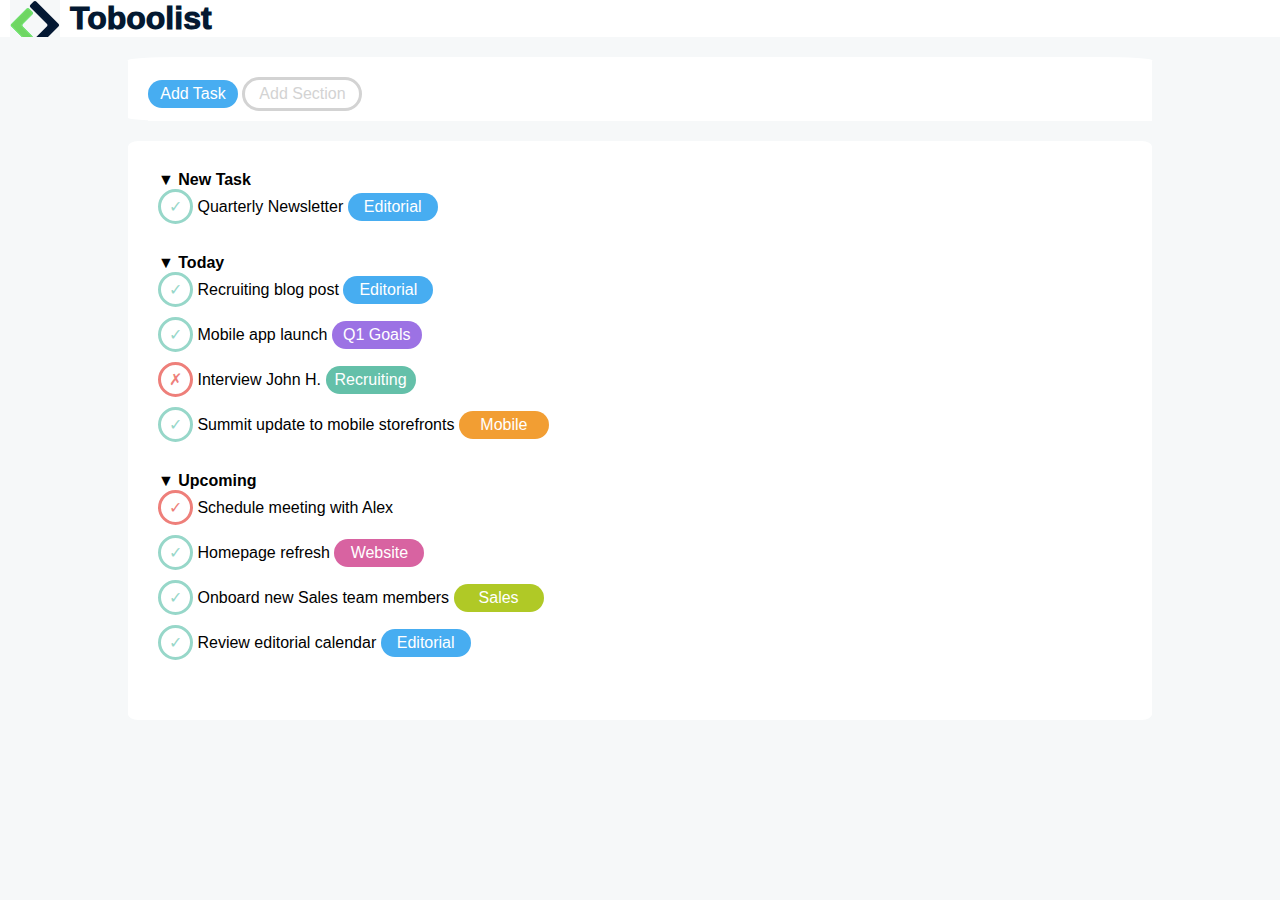
<file: index.html>
<!DOCTYPE html>
<html lang="en">
<head>
    <meta charset="UTF-8">
    <meta name="viewport" content="width=device-width, initial-scale=1.0">
    <title>Document</title>
    <link rel="stylesheet" href="style.css">
</head>
<body>

    <header>
        <div>
            <h1>Toboolist</h1>
        </div>
    </header>

    <main>
        <div class="contenitore1">
            <section>
                <div class="addtask">Add Task</div>
                <div class="addsection">Add Section</div>
            </section>
       </div>

        <div class="contenitore2">

            <!-- New Task -->
            <section>
                <strong>&#9660; New Task</strong>

                <br>
                <span> <div class="check">&check;</div> Quarterly Newsletter</span>
                <div class="editorial">Editorial</div>
            </section>
                
            <!-- Today -->
            <section>
                <strong>&#9660; Today</strong>

                <br>
                <span> <div class="check">&check;</div> Recruiting blog post</span>
                <div class="editorial">Editorial</div>

                <br>
                <span> <div class="check">&check;</div> Mobile app launch</span>
                <div class="editorial" style="background-color: #9C72E4;">Q1 Goals</div>

                <br>
                <span> <div class="cross">&#10007;</div> Interview John H.</span>
                <div class="editorial" style="background-color: #64C0A9;">Recruiting</div>

                <br>
                <span> <div class="check">&check;</div> Summit update to mobile storefronts</span>
                <div class="editorial" style="background-color: #F29E33;">Mobile</div>
            </section>

            <!-- Upcoming -->
            <section>
                <strong>&#9660; Upcoming</strong>

                <br>
                <span> <div class="cross">&check;</div> Schedule meeting with Alex</span>

                <br>
                <span> <div class="check">&check;</div> Homepage refresh</span>
                <div class="editorial" style="background-color: #D863A1;">Website</div>

                <br>
                <span> <div class="check">&check;</div> Onboard new Sales team members</span>
                <div class="editorial" style="background-color: #B0C926;">Sales</div>

                <br>
                <span> <div class="check">&check;</div> Review editorial calendar</span>
                <div class="editorial">Editorial</div>
            </section>




        </div>
        
        
        
        <section>
            

        </section>
        <section>

        </section>
    </main>

</body>
</html>
</file>
<file: style.css>
/* Reset */
*{
    margin: auto;
    box-sizing: border-box;
    margin: 0;
    background-color: #F6F8F9;
    font-family: sans-serif;

}

/* Header */
header div{
    background-image: url(../img/Logo.png);
    width: 50px;
    margin-left: 10px;
}

header{
    background-color: white;
    margin-bottom: 20px;
}

header div h1{
    margin-left: 60px;
    font-weight: 1000;
    color: #041931;
}

/* Main */

.contenitore1{
    width: 80%;
    background-color: white;
    margin: auto;
    border-radius: 5%;
    padding-top: 20px;
    padding-left: 20px;
    margin-bottom: 1px;
}

main div div{
    color: white;
    border-radius: 40px;
    text-align: center;
    display: inline-block;
    background-color: white;
    padding: 5px;
}

main section{
    background-color: white;
    margin-bottom: 20px;
}

div div{
    margin-bottom: 10px;

}

main span{
    background-color: white;
}

main strong{
background-color: white;
font-weight: ;
}



.addtask{
    width: 90px;
    background-color: #47ADF1;
    display: inline-block;
}

.addsection{
    width: 120px;
    background-color: #FFFFFF;
    display: inline-block;
    border: solid lightgray;
    color: lightgray;
}


.contenitore2{
    width: 80%;
    background-color: white;
    margin: auto;
    border-radius: 1%;
    padding: 30px;
    margin-top: 1px;
}

.editorial{
    width: 90px;
    background-color: #47ADF1;
    display: inline-block;
}

.check{
    color: #97D7C9;
    border-color: #97D7C9;
    border: solid;
    border-radius: 50%;
    padding-left: 8px;
    padding-right: 8px;
}

.cross{
    color: #EE7F7A;
    border-color: #EE7F7A;
    border: solid;
    border-radius: 50%;
    padding-left: 8px;
    padding-right: 8px;
}
</file>
